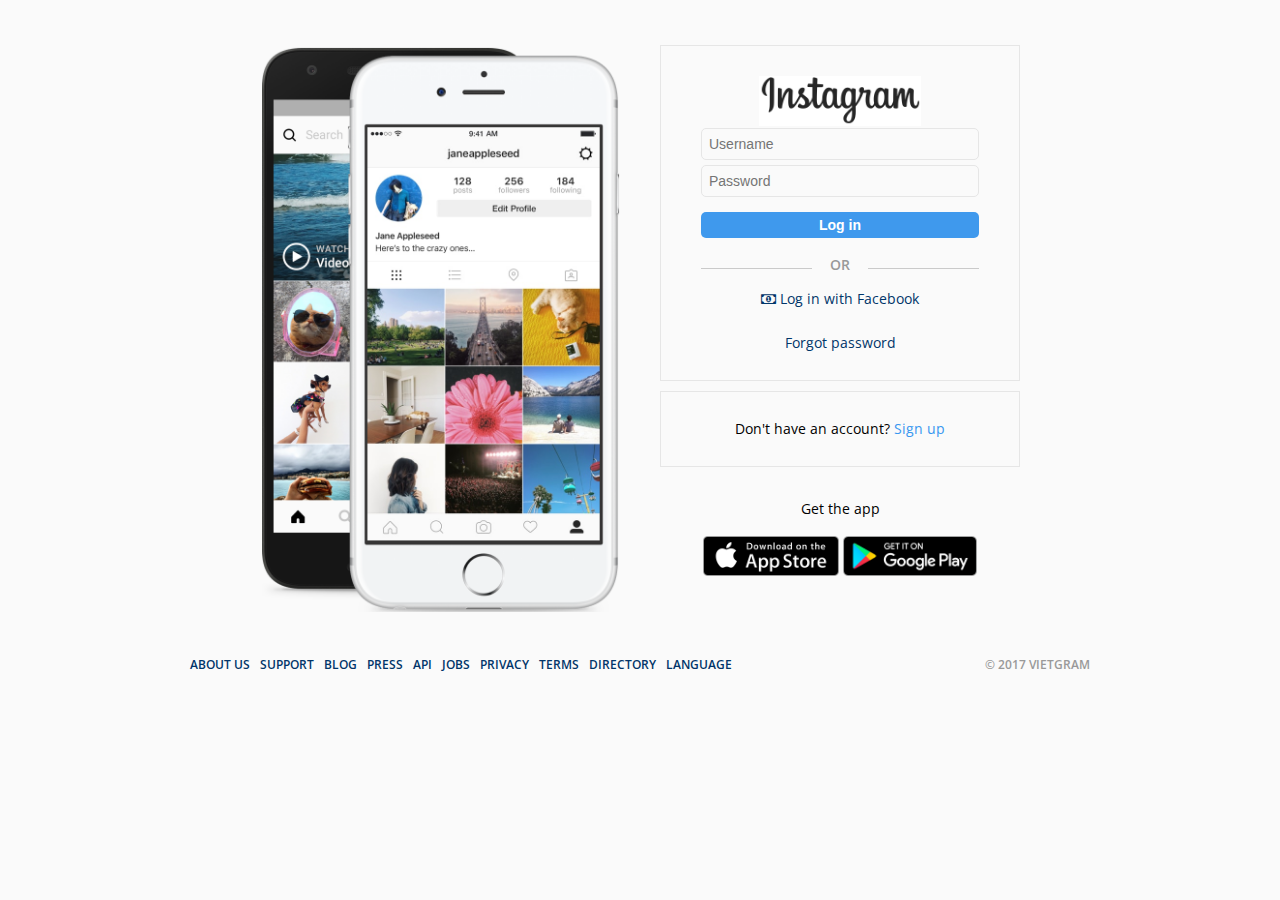
<file: index.html>
<!DOCTYPE html>
<head>
    <title>Meegram | Login</title>
    <meta charset="UTF-8">
    <meta http-equiv="X-UA-Compatible" content="IE=edge">
    <meta name="viewport" content="width=device-width, initial-scale=1.0">
    <meta name="description" content="Instagram clone">
    <link rel="stylesheet" href="https://maxcdn.bootstrapcdn.com/font-awesome/4.7.0/css/font-awesome.min.css">
    
    <link rel="stylesheet" href="css/style.css">
</head>
<body>
    <main id="login">
      <!-- 좌측 이미지 2222222-->
      <div class="login__column">
        <img src="images/phoneImage.png" alt="인스타그램 이미지" class="login__phone"/>
      </div>
      <!-- 우측 칼럼 -->
      <div class="login__column">
        <div class="login__box">
          <!-- 로그인 입력창 -->
          <img src="images/loginLogo.png" alt="인스타그램로고" class="login__logo"/>
          <form action="feed.html" method="get" class="login__form">
            <input type="text" name="username" placeholder="Username" required />
            <input type="password" name="password" placeholder="Password" required />
            <input type="submit" value="Log in" />
          </form>
          <!-- 비밀번호 찾기 -->
          <span class="login__divider">or</span>
          <a href="#" class="login__link">
            <i class="fa fa-money"></i>
            Log in with Facebook
          </a>
          <a href="#" class="login__link login__link--small">Forgot password</a>
        </div>
        <!-- 회원가입 박스 -->
        <div class="login__box">
          <span>Don't have an account?</span> <a href="#">Sign up</a>
        </div>
        <!-- app다운로드 -->
        <div class="login__box--transparent">
          <span>Get the app</span>
          <div class="login__appstores">
            <img src="images/ios.png" class="login__appstore" alt="Apple appstore logo" title="Apple appstore logo" />
            <img src="images/android.png" alt="Anroid appstore logo" class="login__appstore" title="Android appstore logo" />
          </div>
        </div>
      </div>
    </main>
    <!-- footer -->
    <footer class="footer">
      <div class="footer__column">
        <nav class="footer__nav">
          <ul class="footer__list">
            <li class="footer__list-item"><a href="#" class="footer__link">About US</a></li>
            <li class="footer__list-item"><a href="#" class="footer__link">Support</a></li>
            <li class="footer__list-item"><a href="#" class="footer__link">Blog</a></li>
            <li class="footer__list-item"><a href="#" class="footer__link">Press</a></li>
            <li class="footer__list-item"><a href="#" class="footer__link">Api</a></li>
            <li class="footer__list-item"><a href="#" class="footer__link">Jobs</a></li>
            <li class="footer__list-item"><a href="#" class="footer__link">Privacy</a></li>
            <li class="footer__list-item"><a href="#" class="footer__link">Terms</a></li>
            <li class="footer__list-item"><a href="#" class="footer__link">Directory</a></li>
            <li class="footer__list-item"><a href="#" class="footer__link">Language</a></li>
          </ul>
        </nav>
      </div>
      <div class="footer__column">
        <span class="footer__copyright">© 2017 Vietgram</span>
      </div>
    </footer>
</body>
</html>
</file>
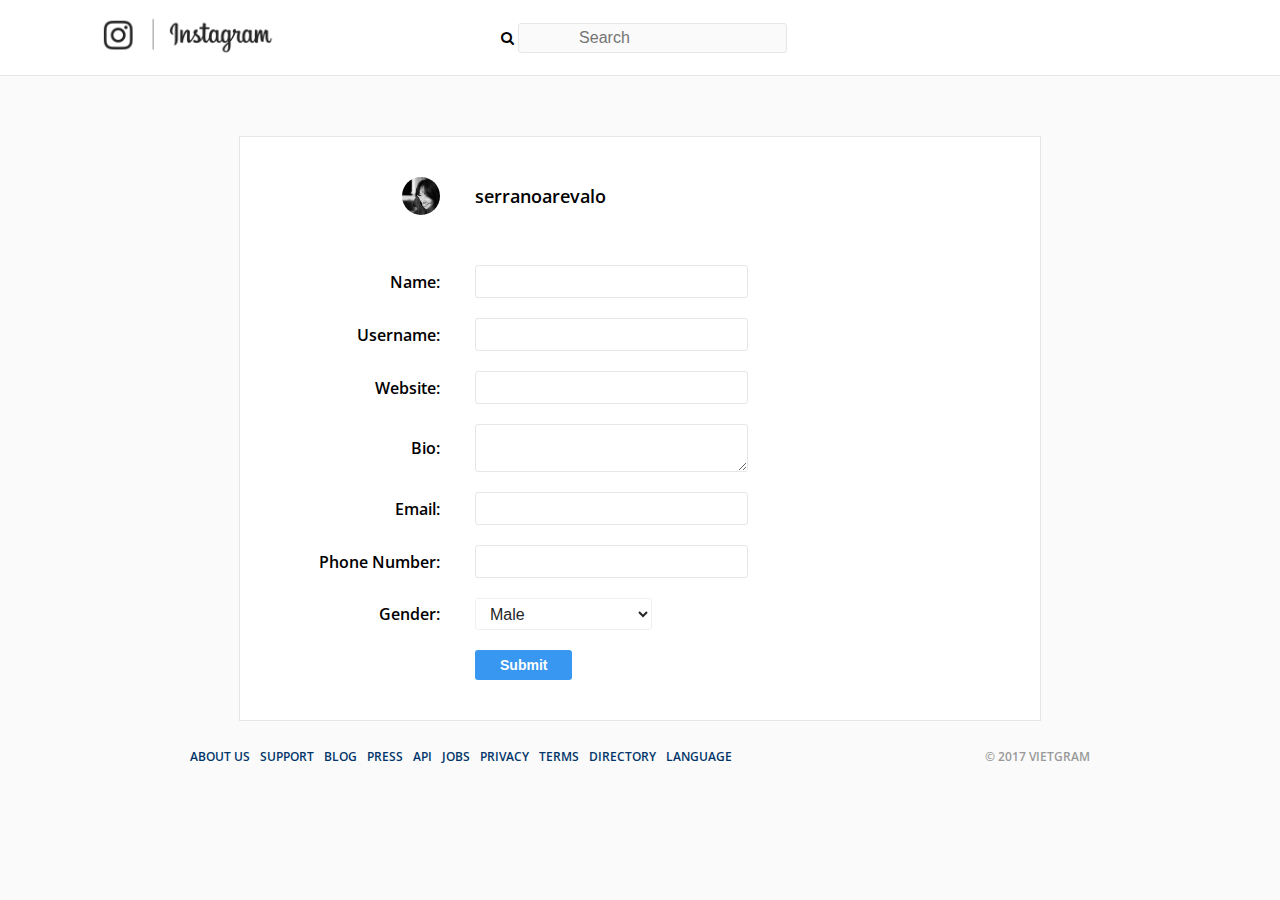
<file: edit-profile.html>
<!DOCTYPE html>
<html lang="en">

<head>
    <meta charset="UTF-8">
    <meta name="viewport" content="width=device-width, initial-scale=1.0">
    <meta http-equiv="X-UA-Compatible" content="ie=edge">
    <title>Edit Profile | Meegram</title>
    <link rel="stylesheet" href="https://maxcdn.bootstrapcdn.com/font-awesome/4.7.0/css/font-awesome.min.css">
    <link rel="stylesheet" href="css/style.css">
</head>

<body>
    <nav class="navigation">
        <div class="navigation__column">
            <a href="feed.html">
                <img src="images/logo.png" />
            </a>
        </div>
        <div class="navigation__column">
            <i class="fa fa-search"></i>
            <input type="text" placeholder="Search">
        </div>
        <div class="navigation__column">
            <ul class="navigations__links">
                <li class="navigation__list-item">
                    <a href="explore.html" class="navigation__link">
                        <i class="fa fa-compass fa-lg"></i>
                    </a>
                </li>
                <li class="navigation__list-item">
                    <a href="#" class="navigation__link">
                        <i class="fa fa-heart-o fa-lg"></i>
                    </a>
                </li>
                <li class="navigation__list-item">
                    <a href="profile.html" class="navigation__link">
                        <i class="fa fa-user-o fa-lg"></i>
                    </a>
                </li>
            </ul>
        </div>
    </nav>
    <main id="edit-profile">
        <div class="edit-profile__container">
            <header class="edit-profile__header">
                <div class="edit-profile__avatar-container">
                    <img src="images/avatar.jpg" class="edit-profile__avatar" />
                </div>
                <h4 class="edit-profile__username">serranoarevalo</h4>
            </header>
            <form action="" class="edit-profile__form">
                <div class="form__row">
                    <label for="full-name" class="form__label">Name:</label>
                    <input id="full-name" type="text" class="form__input" />
                </div>
                <div class="form__row">
                    <label for="user-name" class="form__label">Username:</label>
                    <input id="user-name" type="text" class="form__input" />
                </div>
                <div class="form__row">
                    <label for="website" class="form__label">Website:</label>
                    <input id="website" type="url" class="form__input" />
                </div>
                <div class="form__row">
                    <label for="bio" class="form__label">Bio:</label>
                    <textarea id="bio"></textarea>
                </div>
                <div class="form__row">
                    <label for="email" class="form__label">Email:</label>
                    <input id="email" type="email" class="form__input" />
                </div>
                <div class="form__row">
                    <label for="phone" class="form__label">Phone Number:</label>
                    <input id="phone" type="tel" class="form__input" />
                </div>
                <div class="form__row">
                    <label for="gender" class="form__label">Gender:</label>
                    <select id="gender">
                        <option value="male">Male</option>
                        <option value="female">Female</option>
                        <option value="cant">Can't remember</option>
                    </select>
                </div>
                <input type="submit" value="Submit">
            </form>
        </div>
    </main>
    <footer class="footer">
        <div class="footer__column">
            <nav class="footer__nav">
                <ul class="footer__list">
                    <li class="footer__list-item"><a href="#" class="footer__link">About Us</a></li>
                    <li class="footer__list-item"><a href="#" class="footer__link">Support</a></li>
                    <li class="footer__list-item"><a href="#" class="footer__link">Blog</a></li>
                    <li class="footer__list-item"><a href="#" class="footer__link">Press</a></li>
                    <li class="footer__list-item"><a href="#" class="footer__link">Api</a></li>
                    <li class="footer__list-item"><a href="#" class="footer__link">Jobs</a></li>
                    <li class="footer__list-item"><a href="#" class="footer__link">Privacy</a></li>
                    <li class="footer__list-item"><a href="#" class="footer__link">Terms</a></li>
                    <li class="footer__list-item"><a href="#" class="footer__link">Directory</a></li>
                    <li class="footer__list-item"><a href="#" class="footer__link">Language</a></li>
                </ul>
            </nav>
        </div>
        <div class="footer__column">
            <span class="footer__copyright">© 2017 Vietgram</span>
        </div>
    </footer>
</body>

</html>
</file>
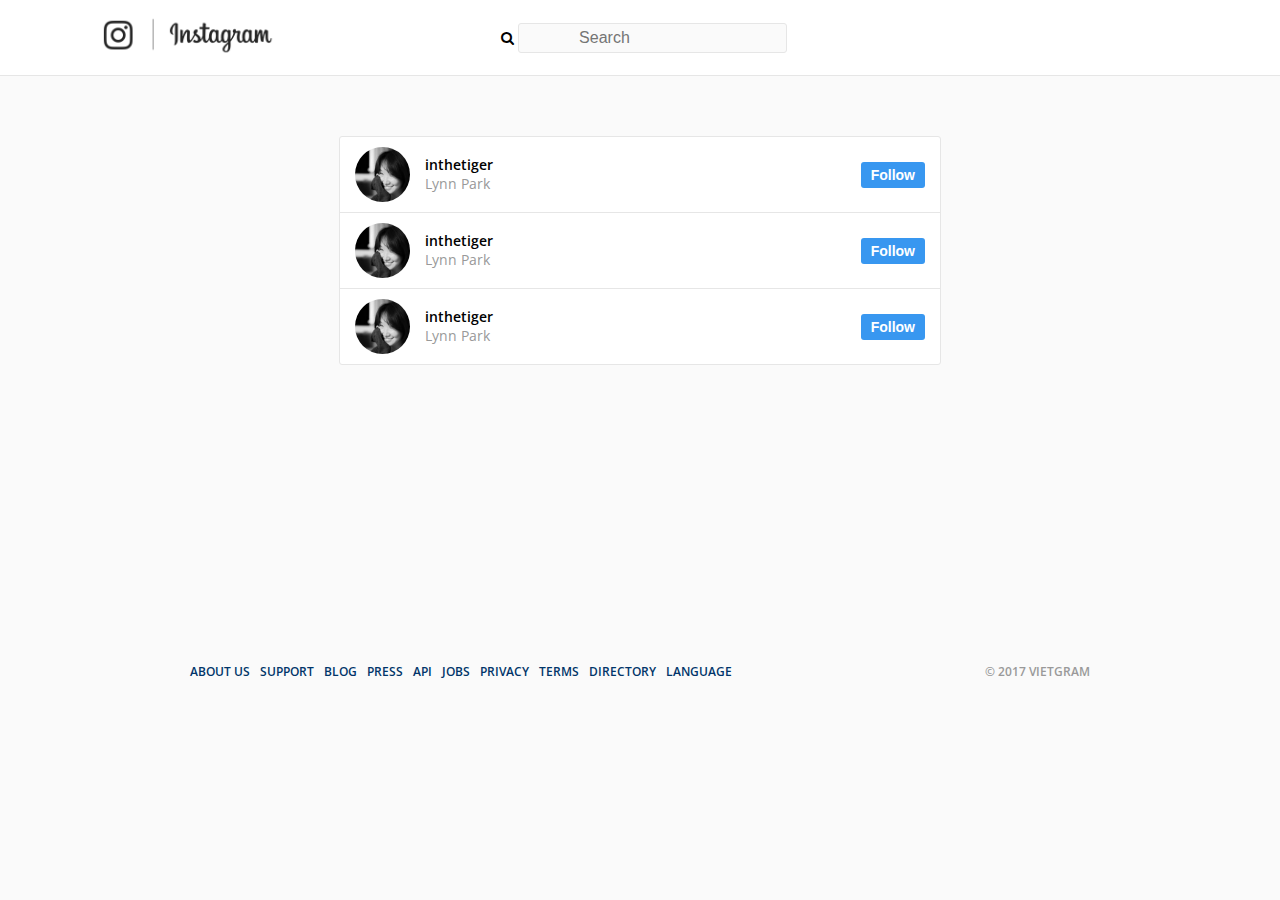
<file: explore.html>
<!DOCTYPE html>
<html lang="en">
<head>
    <meta charset="UTF-8">
    <meta name="viewport" content="width=device-width, initial-scale=1.0">
    <meta http-equiv="X-UA-Compatible" content="ie=edge">
    <title>Explore | Meegram</title>
    <link rel="stylesheet" href="https://maxcdn.bootstrapcdn.com/font-awesome/4.7.0/css/font-awesome.min.css">
    <link rel="stylesheet" href="css/style.css">
</head>
<body>
    <nav class="navigation">
        <div class="navigation__column">
            <a href="feed.html">
                <img src="images/logo.png" />
            </a>
        </div>
        <div class="navigation__column">
                <i class="fa fa-search"></i>
            <input type="text" placeholder="Search">
        </div>
        <div class="navigation__column">
            <ul class="navigations__links">
                <li class="navigation__list-item">
                    <a href="explore.html" class="navigation__link">
                        <i class="fa fa-compass fa-lg"></i>
                    </a>
                </li>
                <li class="navigation__list-item">
                    <a href="#" class="navigation__link">
                        <i class="fa fa-heart-o fa-lg"></i>
                    </a>
                </li>
                <li class="navigation__list-item">
                    <a href="profile.html" class="navigation__link">
                        <i class="fa fa-user-o fa-lg"></i>
                    </a>
                </li>
            </ul>
        </div>
    </nav>
    <main id="explore">
        <ul class="explore__users">
            <li class="explore__user">
                
                <div class="explore__user-column">
                    <img src="images/avatar.jpg" class="explore__avatar"/>
                    <div class="explore__info">
                        <span class="explore__username">inthetiger</span>
                        <span class="explore__full-name">Lynn Park</span>
                    </div>
                </div>
                <div class="explore__user-column">
                    <button>Follow</button>
                </div>
            </li>
            <li class="explore__user">
                    
                    <div class="explore__user-column">
                        <img src="images/avatar.jpg" class="explore__avatar"/>
                        <div class="explore__info">
                            <span class="explore__username">inthetiger</span>
                            <span class="explore__full-name">Lynn Park</span>
                        </div>
                    </div>
                    <div class="explore__user-column">
                        <button>Follow</button>
                    </div>
                </li>
                <li class="explore__user">
                        
                        <div class="explore__user-column">
                            <img src="images/avatar.jpg" class="explore__avatar"/>
                            <div class="explore__info">
                                <span class="explore__username">inthetiger</span>
                                <span class="explore__full-name">Lynn Park</span>
                            </div>
                        </div>
                        <div class="explore__user-column">
                            <button>Follow</button>
                        </div>
                    </li>
        </ul>
    </main>
    <footer class="footer">
            <div class="footer__column">
                <nav class="footer__nav">
                    <ul class="footer__list">
                        <li class="footer__list-item"><a href="#" class="footer__link">About Us</a></li>
                        <li class="footer__list-item"><a href="#" class="footer__link">Support</a></li>
                        <li class="footer__list-item"><a href="#" class="footer__link">Blog</a></li>
                        <li class="footer__list-item"><a href="#" class="footer__link">Press</a></li>
                        <li class="footer__list-item"><a href="#" class="footer__link">Api</a></li>
                        <li class="footer__list-item"><a href="#" class="footer__link">Jobs</a></li>
                        <li class="footer__list-item"><a href="#" class="footer__link">Privacy</a></li>
                        <li class="footer__list-item"><a href="#" class="footer__link">Terms</a></li>
                        <li class="footer__list-item"><a href="#" class="footer__link">Directory</a></li>
                        <li class="footer__list-item"><a href="#" class="footer__link">Language</a></li>
                    </ul>
                </nav>
            </div>
            <div class="footer__column">
                <span class="footer__copyright">© 2017 Vietgram</span>
            </div>
    </footer>
</body>
</html>
</file>
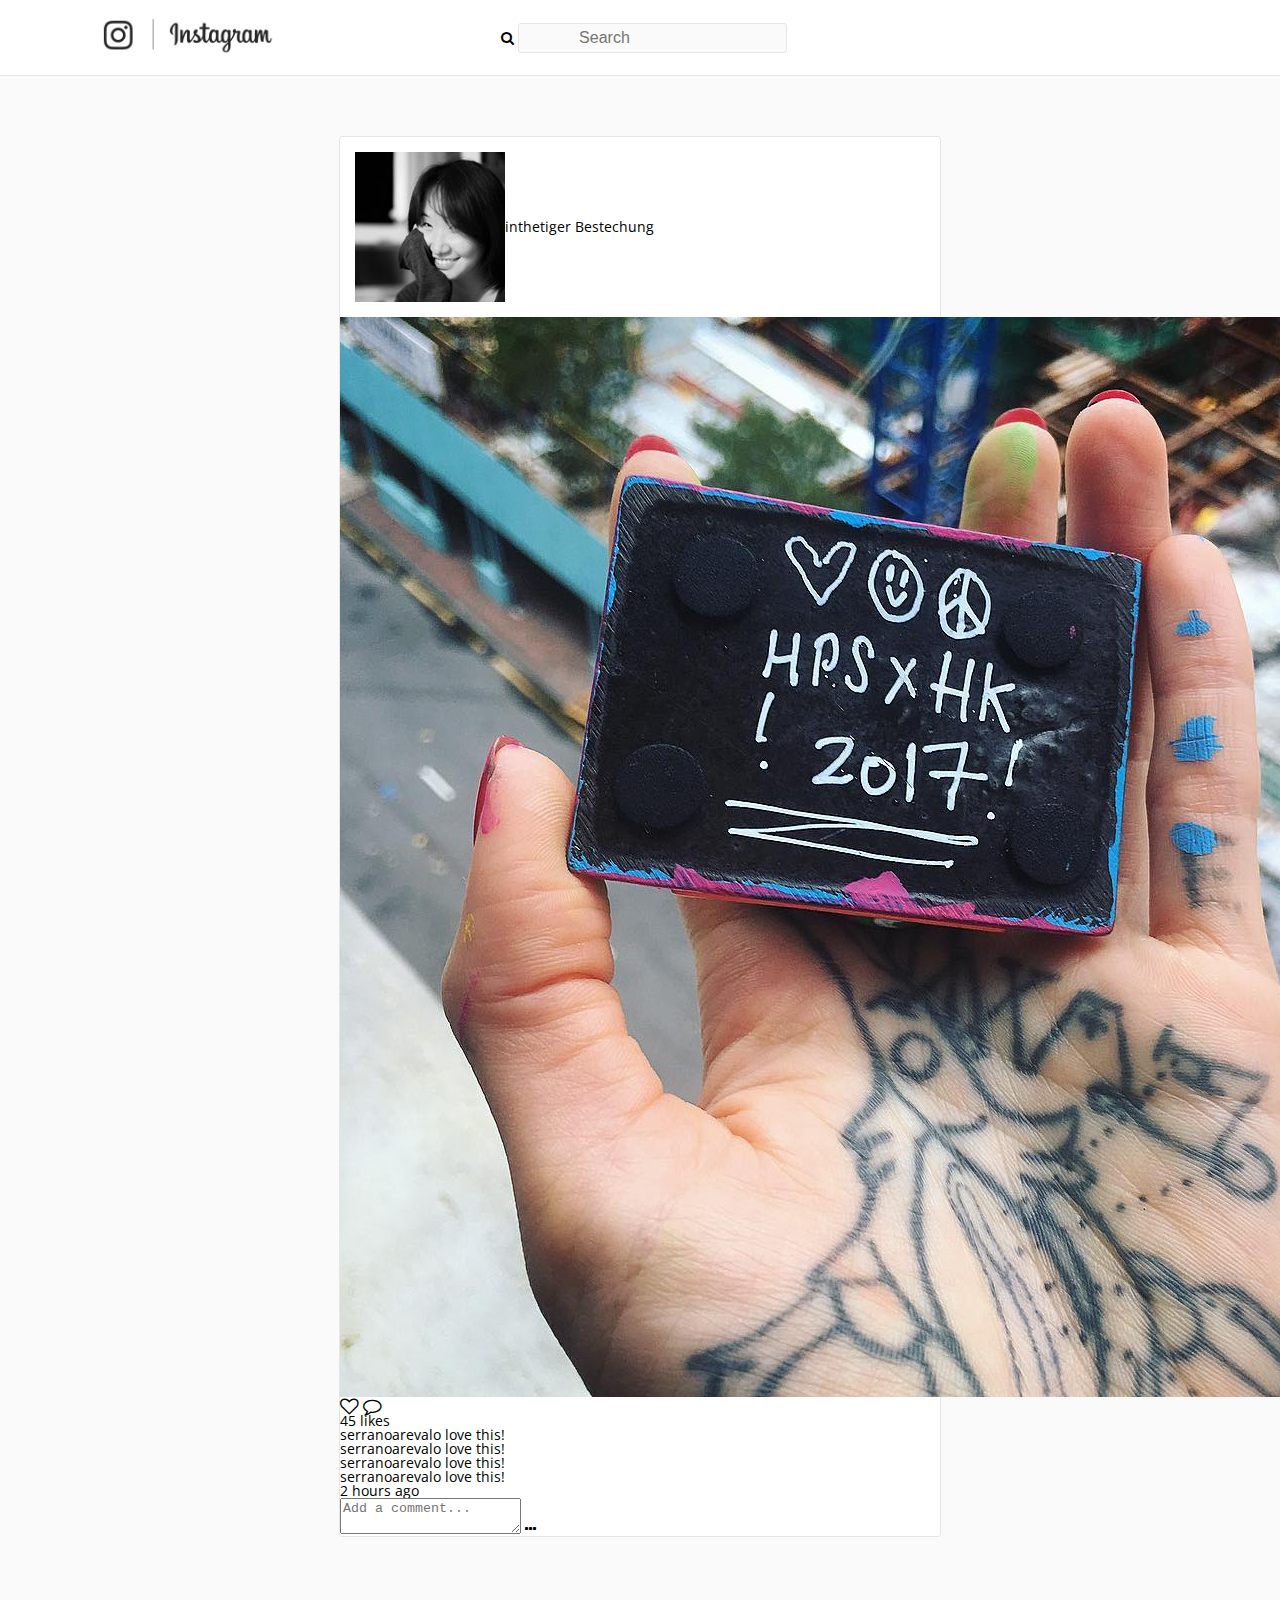
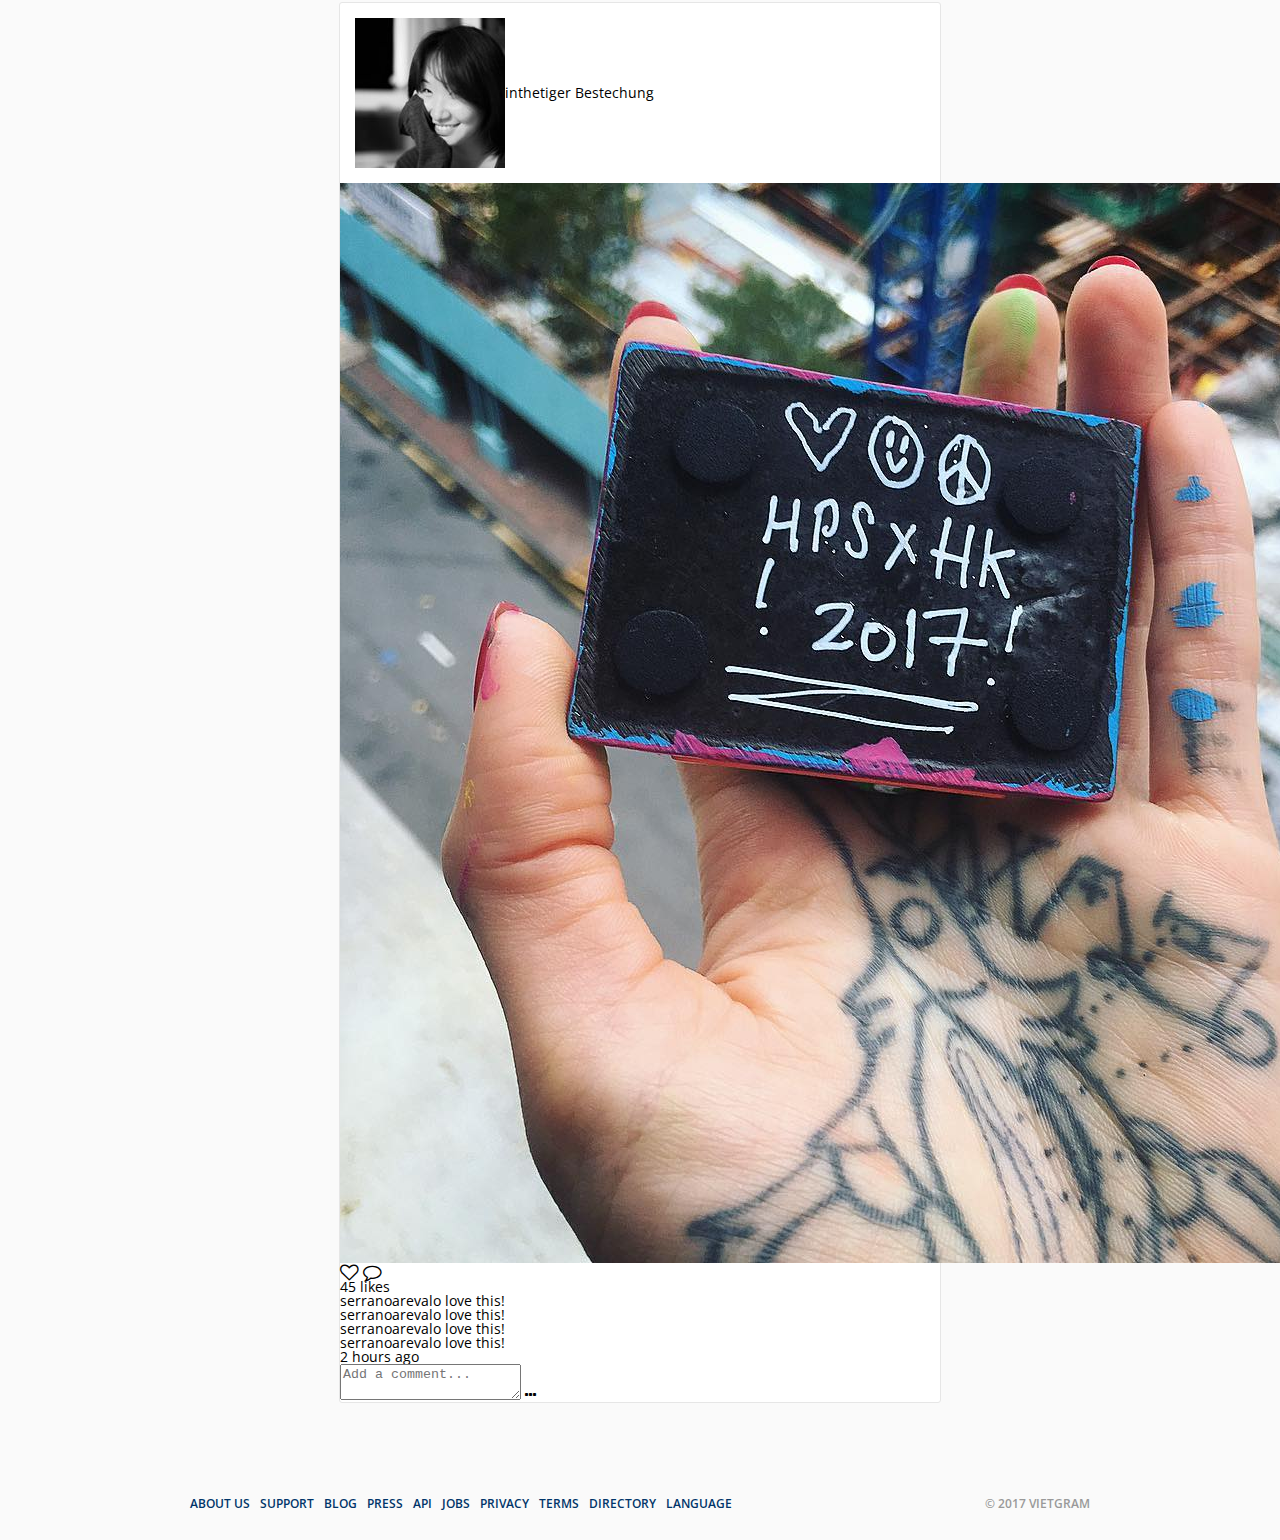
<file: Feed.html>
<!DOCTYPE html>
<html lang="en">

<head>
    <meta charset="UTF-8">
    <meta name="viewport" content="width=device-width, initial-scale=1.0">
    <meta http-equiv="X-UA-Compatible" content="ie=edge">
    <title>Feed | meegram</title>
    <link rel="stylesheet" href="https://maxcdn.bootstrapcdn.com/font-awesome/4.7.0/css/font-awesome.min.css">
    <link rel="stylesheet" href="css/style.css">
</head>

<body>
    <nav class="navigation">
        <div class="navigation__column">
            <a href="feed.html">
                <!-- Master branch comment -->
                <img src="images/logo.png" />
            </a>
        </div>
        <div class="navigation__column">
            <i class="fa fa-search"></i>
            <input type="text" placeholder="Search">
        </div>
        <div class="navigation__column">
            <ul class="navigations__links">
                <li class="navigation__list-item">
                    <a href="explore.html" class="navigation__link">
                        <i class="fa fa-compass fa-lg"></i>
                    </a>
                </li>
                <li class="navigation__list-item">
                    <a href="#" class="navigation__link">
                        <i class="fa fa-heart-o fa-lg"></i>
                    </a>
                </li>
                <li class="navigation__list-item">
                    <a href="profile.html" class="navigation__link">
                        <i class="fa fa-user-o fa-lg"></i>
                    </a>
                </li>
            </ul>
        </div>
    </nav>
    <main id="feed">
        <div class="photo">
            <header class="photo__header">
                <img src="images/avatar.jpg" class="photo__avatar" />
                <div class="photo__user-info">
                    <span class="photo__author">inthetiger</span>
                    <span class="photo__location">Bestechung</span>
                </div>
            </header>
            <img src="images/feedPhoto.jpg" />
            <div class="photo__info">
                <div class="photo__actions">
                    <span class="photo__action">
                        <i class="fa fa-heart-o fa-lg"></i>
                    </span>
                    <span class="photo__action">
                        <i class="fa fa-comment-o fa-lg"></i>
                    </span>
                </div>
                <span class="photo__likes">45 likes</span>
                <ul class="photo__comments">
                    <li class="photo__comment">
                        <span class="photo__comment-author">serranoarevalo</span> love this!
                    </li>
                    <li class="photo__comment">
                        <span class="photo__comment-author">serranoarevalo</span> love this!
                    </li>
                    <li class="photo__comment">
                        <span class="photo__comment-author">serranoarevalo</span> love this!
                    </li>
                    <li class="photo__comment">
                        <span class="photo__comment-author">serranoarevalo</span> love this!
                    </li>
                </ul>
                <span class="photo__time-ago">2 hours ago</span>
                <div class="photo__add-comment-container">
                    <textarea name="comment" placeholder="Add a comment..."></textarea>
                    <i class="fa fa-ellipsis-h"></i>
                </div>
            </div>
        </div>
        <div class="photo">
            <header class="photo__header">
                <img src="images/avatar.jpg" class="photo__avatar" />
                <div class="photo__user-info">
                    <span class="photo__author">inthetiger</span>
                    <span class="photo__location">Bestechung</span>
                </div>
            </header>
            <img src="images/feedPhoto.jpg" />
            <div class="photo__info">
                <div class="photo__actions">
                    <span class="photo__action">
                            <i class="fa fa-heart-o fa-lg"></i>
                        </span>
                    <span class="photo__action">
                            <i class="fa fa-comment-o fa-lg"></i>
                        </span>
                </div>
                <span class="photo__likes">45 likes</span>
                <ul class="photo__comments">
                    <li class="photo__comment">
                        <span class="photo__comment-author">serranoarevalo</span> love this!
                    </li>
                    <li class="photo__comment">
                        <span class="photo__comment-author">serranoarevalo</span> love this!
                    </li>
                    <li class="photo__comment">
                        <span class="photo__comment-author">serranoarevalo</span> love this!
                    </li>
                    <li class="photo__comment">
                        <span class="photo__comment-author">serranoarevalo</span> love this!
                    </li>
                </ul>
                <span class="photo__time-ago">2 hours ago</span>
                <div class="photo__add-comment-container">
                    <textarea name="comment" placeholder="Add a comment..."></textarea>
                    <i class="fa fa-ellipsis-h"></i>
                </div>
            </div>
        </div>
    </main>
    <footer class="footer">
        <div class="footer__column">
            <nav class="footer__nav">
                <ul class="footer__list">
                    <li class="footer__list-item"><a href="#" class="footer__link">About Us</a></li>
                    <li class="footer__list-item"><a href="#" class="footer__link">Support</a></li>
                    <li class="footer__list-item"><a href="#" class="footer__link">Blog</a></li>
                    <li class="footer__list-item"><a href="#" class="footer__link">Press</a></li>
                    <li class="footer__list-item"><a href="#" class="footer__link">Api</a></li>
                    <li class="footer__list-item"><a href="#" class="footer__link">Jobs</a></li>
                    <li class="footer__list-item"><a href="#" class="footer__link">Privacy</a></li>
                    <li class="footer__list-item"><a href="#" class="footer__link">Terms</a></li>
                    <li class="footer__list-item"><a href="#" class="footer__link">Directory</a></li>
                    <li class="footer__list-item"><a href="#" class="footer__link">Language</a></li>
                </ul>
            </nav>
        </div>
        <div class="footer__column">
            <span class="footer__copyright">© 2017 Vietgram</span>
        </div>
    </footer>
</body>

</html>
</file>
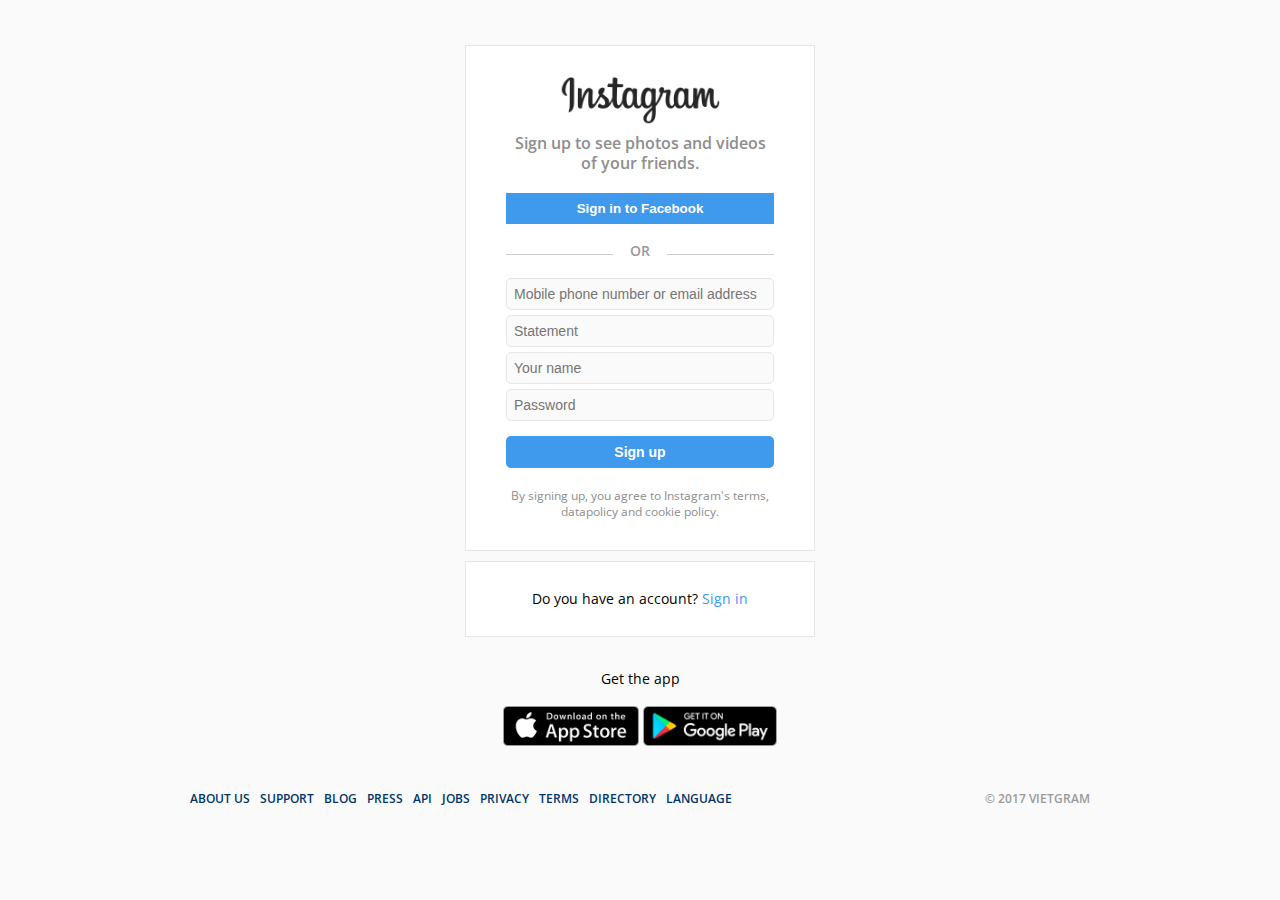
<file: join.html>
<!DOCTYPE html>
<head>
    <title>Meegram | Sign up</title>
    <meta charset="UTF-8">
    <meta http-equiv="X-UA-Compatible" content="IE=edge">
    <meta name="viewport" content="width=device-width, initial-scale=1.0">
    <meta name="description" content="Instagram clone">
    <link rel="stylesheet" href="https://maxcdn.bootstrapcdn.com/font-awesome/4.7.0/css/font-awesome.min.css">
    
    <link rel="stylesheet" href="css/style.css">
</head>
<body>
    <main id="join">
      <div class="join__column">
        <div class="join__box">
          <!-- 회원가입 입력창 -->
          <img src="images/loginLogo.png" alt="인스타그램로고" class="join__logo"/>
          <h2 class="join_txt">Sign up to see photos and videos of your friends.</h2>
          <button class="facebook__login">Sign in to Facebook</button>

          <span class="join__divider">or</span>
          <form action="feed.html" method="get" class="join__form">
            <input type="text" name="emailOrPhone" placeholder="Mobile phone number or email address" required />
            <input type="text" name="FullName" placeholder="Statement" required />
            <input type="text" name="username" placeholder="Your name" required />
            <input type="password" name="password" placeholder="Password" required />
            <input type="submit" value="Sign up" />
          </form>
          <span class="Policy_txt">By signing up, you agree to Instagram's terms, datapolicy and cookie policy.</span>
        </div>
        <!-- 회원가입 박스 -->
        <div class="join__box">
          <span>Do you have an account?</span> <a href="#">Sign in</a>
        </div>
        <!-- app다운로드 -->
        <div class="join__box--transparent">
          <span>Get the app</span>
          <div class="join__appstores">
            <img src="images/ios.png" class="join__appstore" alt="Apple appstore logo" title="Apple appstore logo" />
            <img src="images/android.png" alt="Anroid appstore logo" class="join__appstore" title="Android appstore logo" />
          </div>
        </div>
      </div>
    </main>
    <!-- footer -->
    <footer class="footer">
      <div class="footer__column">
        <nav class="footer__nav">
          <ul class="footer__list">
            <li class="footer__list-item"><a href="#" class="footer__link">About US</a></li>
            <li class="footer__list-item"><a href="#" class="footer__link">Support</a></li>
            <li class="footer__list-item"><a href="#" class="footer__link">Blog</a></li>
            <li class="footer__list-item"><a href="#" class="footer__link">Press</a></li>
            <li class="footer__list-item"><a href="#" class="footer__link">Api</a></li>
            <li class="footer__list-item"><a href="#" class="footer__link">Jobs</a></li>
            <li class="footer__list-item"><a href="#" class="footer__link">Privacy</a></li>
            <li class="footer__list-item"><a href="#" class="footer__link">Terms</a></li>
            <li class="footer__list-item"><a href="#" class="footer__link">Directory</a></li>
            <li class="footer__list-item"><a href="#" class="footer__link">Language</a></li>
          </ul>
        </nav>
      </div>
      <div class="footer__column">
        <span class="footer__copyright">© 2017 Vietgram</span>
      </div>
    </footer>
</body>
</html>
</file>
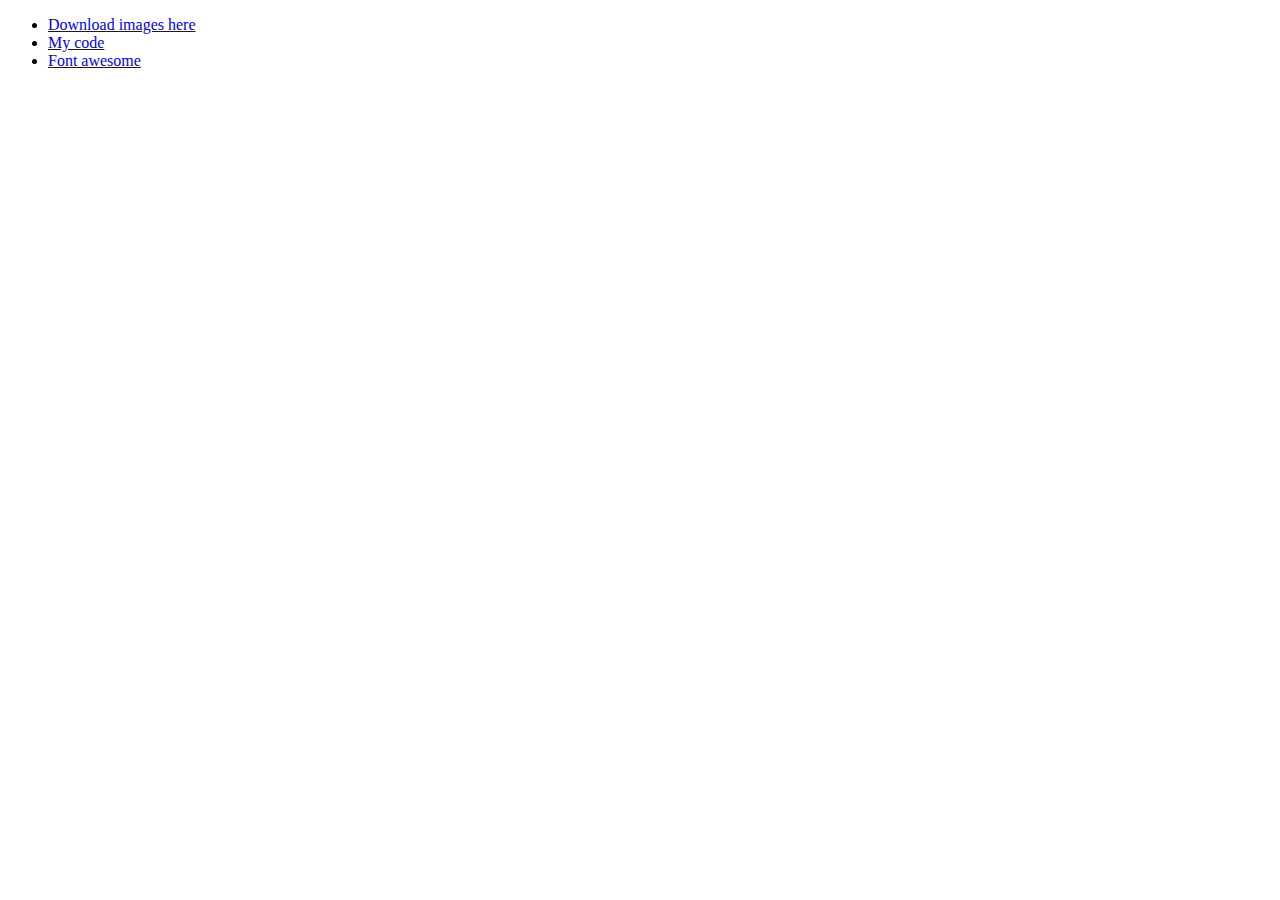
<file: links.html>
<!DOCTYPE html>
<html lang="en">
<head>
    <meta charset="UTF-8">
    <meta name="viewport" content="width=device-width, initial-scale=1.0">
    <meta http-equiv="X-UA-Compatible" content="ie=edge">
    <title>Links 4 u</title>
</head>
<body>
    <ul>
        <li>
            <a href="/images">Download images here</a>
        </li>
        <li>
                <a href="http://github.com/nomadcoders/vietgram">My code</a>
        </li>
        <li>
            <a href="https://www.bootstrapcdn.com/fontawesome/">Font awesome</a>
        </li>
    </ul>
</body>
</html>
</file>
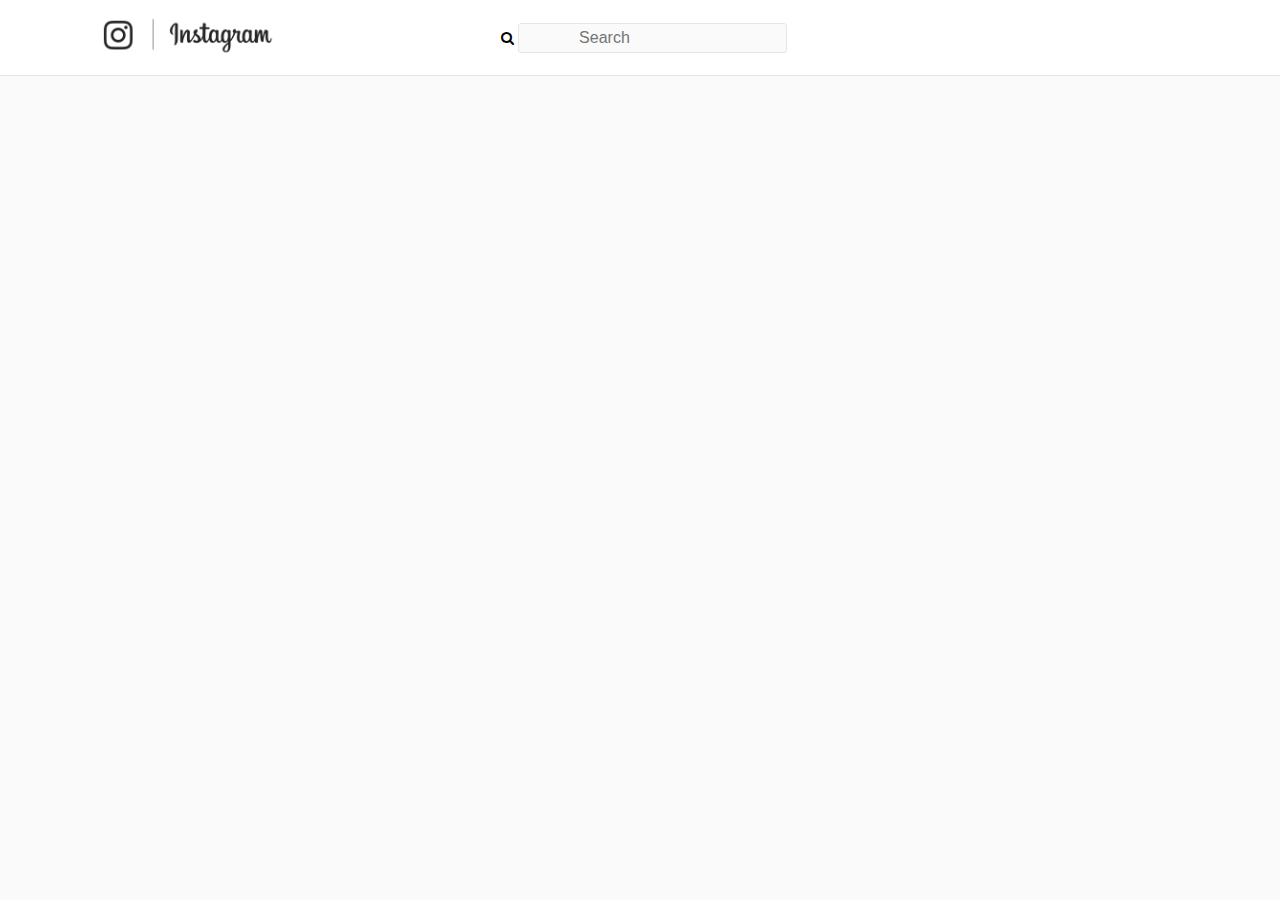
<file: profile.html>
<!DOCTYPE html>
<html lang="en">
<head>
  <meta charset="UTF-8">
  <meta http-equiv="X-UA-Compatible" content="IE=edge">
  <meta name="viewport" content="width=device-width, initial-scale=1.0">
  <title>Profile | meegram</title>
  <script src="//code.jquery.com/jquery-1.11.0.min.js">
</script>
<script type="text/javascript">   
$(document).ready( function() {
					$("#navigation").load("navigation.html");  //네비게이션 인클루드
								}
					);
</script>
  <link rel="stylesheet" href="https://maxcdn.bootstrapcdn.com/font-awesome/4.7.0/css/font-awesome.min.css">
  <link rel="stylesheet" href="css/style.css">
  
</head>
</head>
<body>
  <div id="navigation"></div>
  <!-- 프로필 -->
  <main id="profile">
      <header class="Profile__header">
        
      </header>
  </main>

</body>
</html>
</file>
<file: css/style.css>
@import url("https://fonts.googleapis.com/css?family=Open+Sans:300,400,600");
@import "reset.css";
@import "variables.css";
@import "globals.css";
@import "login.css";
@import "footer.css";
@import "navigation.css";
@import "explore.css";
@import "feed.css";
@import "profile.css";
@import "edit-profile.css";
@import "mobile.css";
@import "join.css";
</file>
